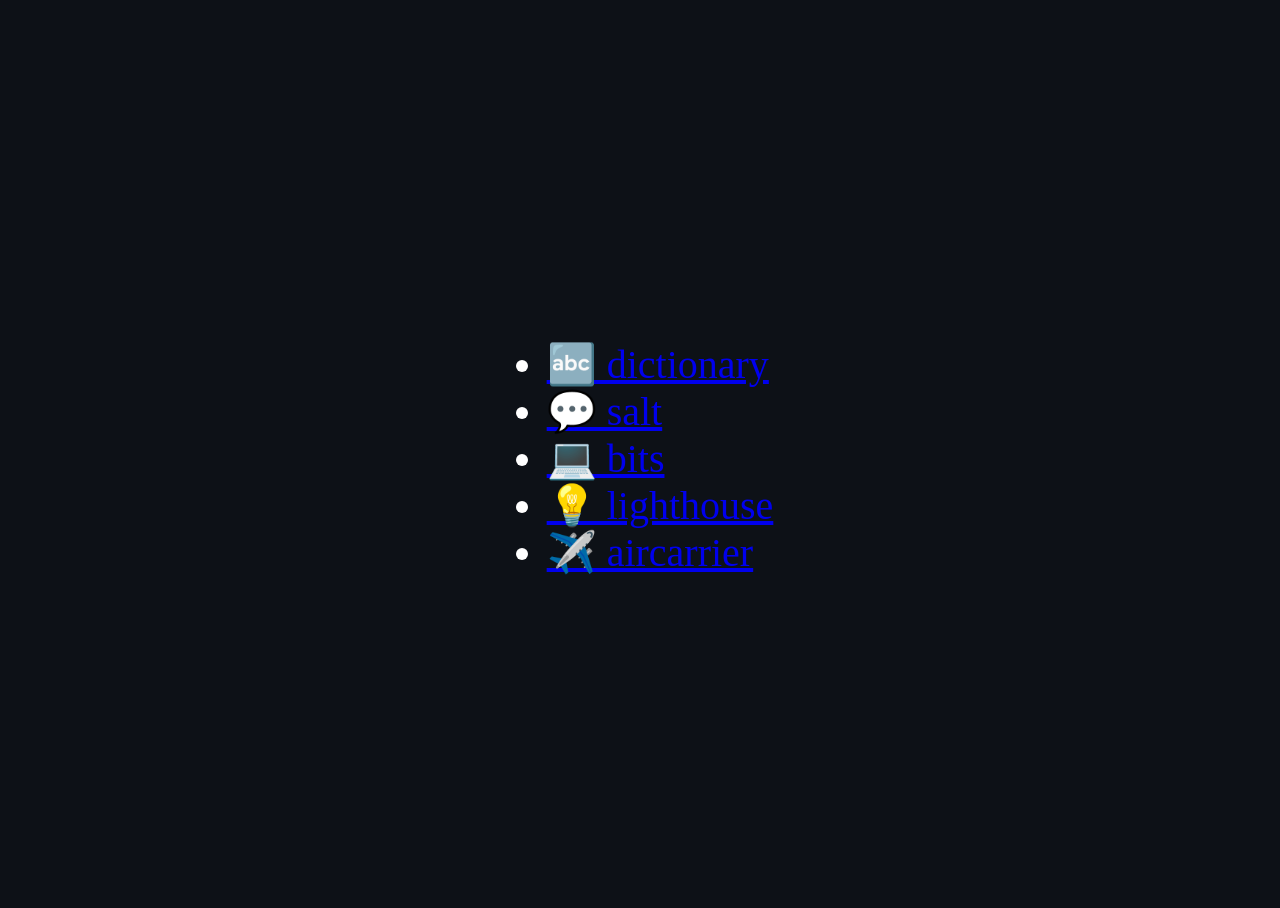
<file: index.html>
<!doctype html>
<html lang="en">
  <head>
    <meta charset="UTF-8" />
    <meta name="viewport" content="width=device-width, initial-scale=1.0" />
    <title>ld59 root</title>
    <style>
      html {
        background: #0d1117;
        color: white;
        height: 100vh;
      }

      body {
        display: flex;
        align-items: center;
        justify-content: center;
        height: inherit;
        font-size: 40px;
      }
    </style>
  </head>
  <body>
    <ul>
      <li>
        <a href="./demo-bob/">🔤 dictionary</a>
      </li>
      <li>
        <a href="./demo-salt/">💬 salt</a>
      </li>
      <li>
        <a href="./demo-bits/">💻 bits</a>
      </li>
      <li>
        <a href="./demo-lighthouse/">💡 lighthouse</a>
      </li>
      <li>
        <a href="./demo-aircarrier/">✈️ aircarrier</a>
      </li>
    </ul>
  </body>
</html>
</file>
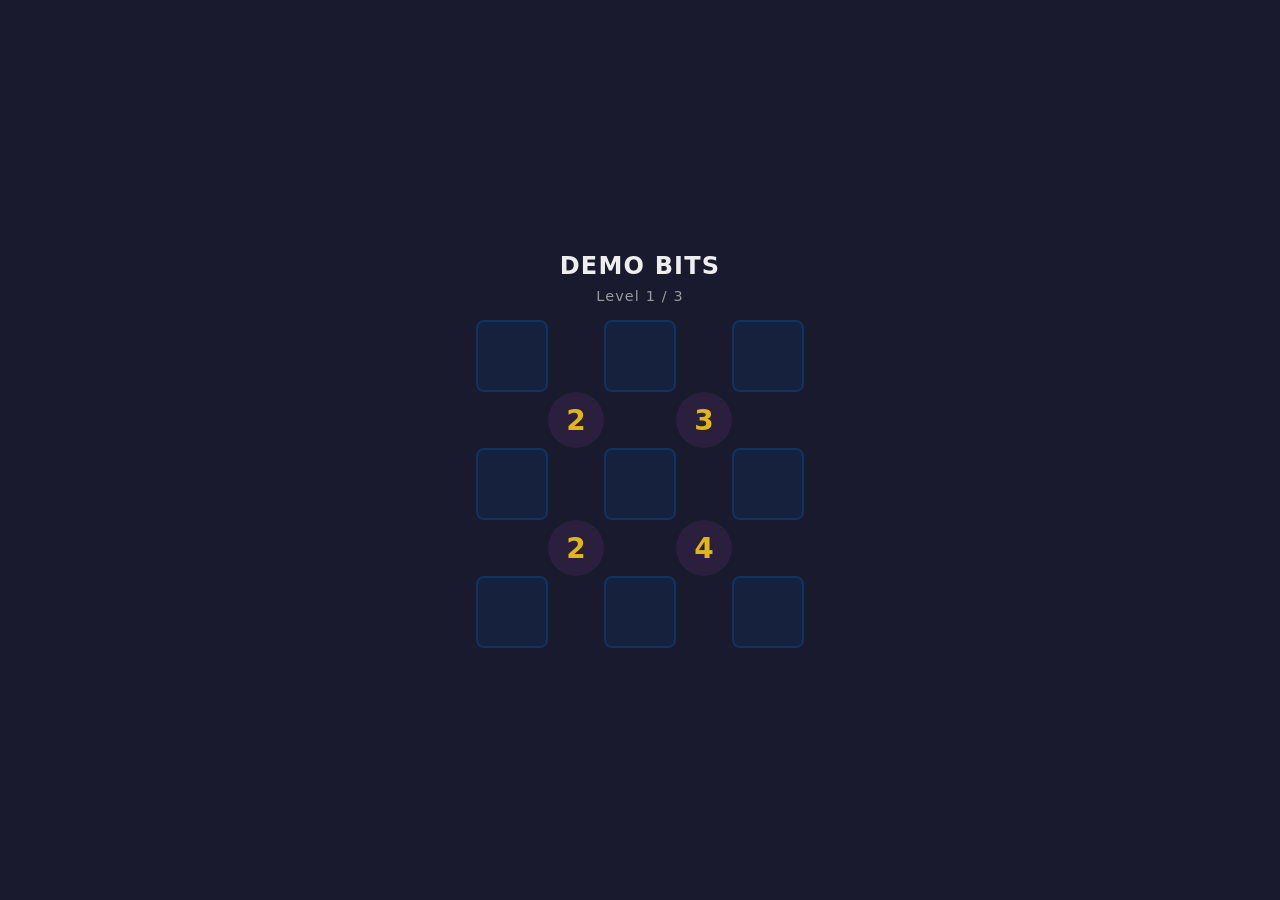
<file: demo-bits/index.html>
<!doctype html>
<html lang="en">
  <head>
    <meta charset="UTF-8" />
    <meta name="viewport" content="width=device-width, initial-scale=1.0" />
    <title>Demo Bits</title>
    <link rel="stylesheet" href="style.css" />
  </head>
  <body>
    <h1>Demo Bits</h1>
    <div id="$levelLabel" class="level-label"></div>
    <div class="grid" id="$grid"></div>
    <div id="$winMessage" class="win-message" hidden></div>

    <script src="app.js"></script>
  </body>
</html>
</file>
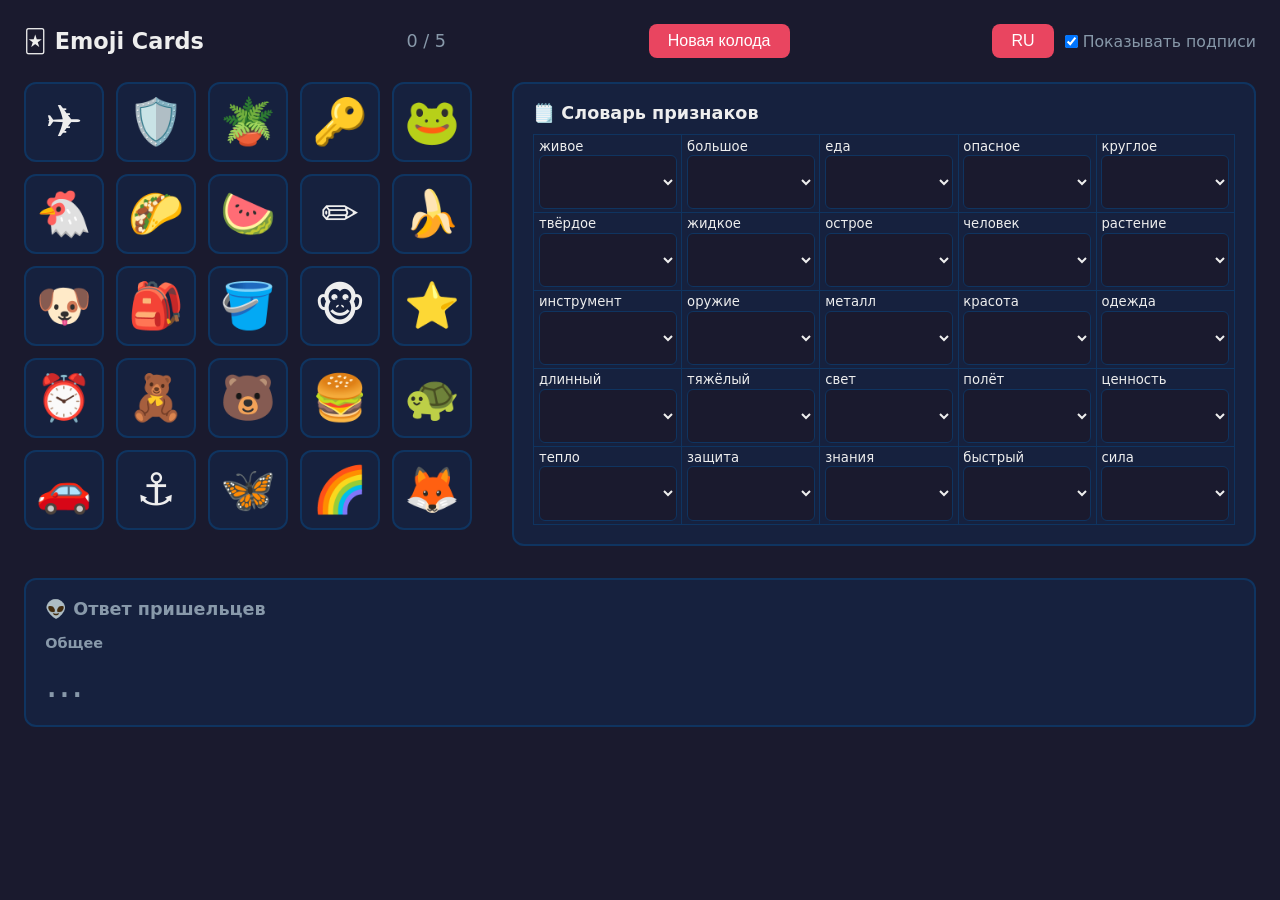
<file: demo-bob/index.html>
<!doctype html>
<html lang="ru">
  <head>
    <meta charset="UTF-8" />
    <meta name="viewport" content="width=device-width, initial-scale=1.0" />
    <title>demo bob</title>
    <link rel="stylesheet" href="style.css" />
  </head>
  <body>
    <div class="header">
      <h1>🃏 Emoji Cards</h1>
      <span id="$selectedCount" class="counter">0 / 5</span>
      <button id="$btnGenerate" class="btn">Новая колода</button>
      <div class="lang-debug-controls">
        <button id="$btnLang" class="btn" type="button">EN</button>
        <label class="debug-toggle">
          <input type="checkbox" id="$chkDebug" checked />
          <span>Показывать подписи</span>
        </label>
      </div>
    </div>

    <div class="main-flex">
      <div class="main-left">
        <div id="$cardGrid" class="card-grid"></div>
      </div>
      <div class="main-right">
        <div class="alien-dictionary-panel">
          <h2>🗒️ <span data-i18n="dict-header">Словарь признаков</span></h2>
          <table id="$dictTable" class="alien-dictionary-table">
            <tbody></tbody>
          </table>
        </div>
      </div>
    </div>

    <div class="alien-panel">
      <h2>👽 Ответ пришельцев</h2>
      <h3 class="alien-panel-subheader">Общее</h3>
      <div id="$alienResponse" class="alien-response">…</div>
      <div id="$perCardResponses" class="per-card-responses"></div>
    </div>

    <script type="module" src="js/app.js"></script>
  </body>
</html>
</file>
<file: demo-bits/style.css>
:root {
  --color-bg: #1a1a2e;
  --color-cell: #16213e;
  --color-cell-hover: #1a2744;
  --color-border: #0f3460;
  --color-zero: #5b8fb9;
  --color-one: #80b3e0;
  --color-sum: #e2b714;
  --color-sum-bg: #2a1f3d;
  --color-text: #eee;
  --size-cell: min(14vw, 72px);
  --size-sum: min(10vw, 56px);
  --duration-flip: 150ms;
}

* {
  margin: 0;
  padding: 0;
  box-sizing: border-box;
}

body {
  display: flex;
  flex-direction: column;
  align-items: center;
  justify-content: center;
  min-height: 100dvh;
  background: var(--color-bg);
  color: var(--color-text);
  font-family: system-ui, sans-serif;
}

h1 {
  margin-bottom: 8px;
  font-size: 1.5rem;
  letter-spacing: 0.05em;
  text-transform: uppercase;
}

.level-label {
  margin-bottom: 16px;
  font-size: 0.9rem;
  opacity: 0.6;
  letter-spacing: 0.08em;
}

.win-message {
  margin-top: 24px;
  padding: 12px 32px;
  font-size: 1.1rem;
  font-weight: 700;
  color: #52b788;
  background: #1b4332;
  border-radius: 8px;
  letter-spacing: 0.05em;
}

.grid {
  display: grid;
  column-gap: var(--size-sum);
  row-gap: var(--size-sum);
  position: relative;
}

.cell {
  display: flex;
  align-items: center;
  justify-content: center;
  background: var(--color-cell);
  border: 2px solid var(--color-border);
  border-radius: 8px;
  font-size: calc(var(--size-cell) * 0.5);
  font-weight: 700;
  cursor: pointer;
  user-select: none;
  transition:
    background var(--duration-flip),
    transform var(--duration-flip);

  &:hover {
    background: var(--color-cell-hover);
  }

  &:active {
    transform: scale(0.92);
  }

  &.zero {
    color: var(--color-zero);
  }

  &.one {
    color: var(--color-one);
  }
}

.sum-cell {
  position: absolute;
  width: var(--size-sum);
  height: var(--size-sum);
  display: flex;
  align-items: center;
  justify-content: center;
  background: var(--color-sum-bg);
  border-radius: 50%;
  font-size: calc(var(--size-sum) * 0.5);
  font-weight: 700;
  color: var(--color-sum);
  pointer-events: none;
  transition:
    background var(--duration-flip),
    color var(--duration-flip);

  &.correct {
    background: #1b4332;
    color: #52b788;
  }

  &.wrong {
    background: #3d1f1f;
    color: #e94560;
  }
}
</file>
<file: demo-bob/style.css>
/* ===== Layout: field + dictionary ===== */
.main-flex {
  display: flex;
  align-items: flex-start;
  gap: 2.5rem;
}
.main-left {
  flex: 0 0 auto;
}
.main-right {
  flex: 1 1 0;
  min-width: 0;
}

.alien-dictionary-panel {
  padding: 1.2rem;
  background: var(--color-surface);
  border: 2px solid var(--color-border);
  border-radius: 12px;

  h2 {
    font-size: 1.1rem;
    margin-bottom: 0.7rem;
  }
}

.alien-dictionary-table {
  width: 100%;
  border-collapse: collapse;
  font-size: 0.85rem;
}
.alien-dictionary-table th,
.alien-dictionary-table td {
  border: 1px solid var(--color-border);
  padding: 0.35rem 0.5rem;
  text-align: left;
  vertical-align: top;
  white-space: nowrap;
}
.alien-dictionary-table th {
  background: var(--color-surface-hover);
  color: var(--color-text-muted);
}
.alien-dictionary-table td select {
  width: 100%;
  font-size: 2.6rem;
  padding: 0.1rem 0.2rem;
  border-radius: 6px;
  border: 1px solid var(--color-border);
  background: var(--color-bg);
  color: var(--color-text);
}

/* ===== Design Tokens ===== */

:root {
  --color-bg: #1a1a2e;
  --color-surface: #16213e;
  --color-surface-hover: #1a2744;
  --color-border: #0f3460;
  --color-accent: #e94560;
  --color-text: #eee;
  --color-text-muted: #8899aa;
  --color-selected: #e94560;

  --size-card: clamp(56px, 12vw, 80px);
  --size-emoji: clamp(1.8rem, 4vw, 2.8rem);
  --size-gap: 12px;

  --duration-fast: 150ms;
  --duration-normal: 250ms;
}

/* ===== Reset & Base ===== */

*,
*::before,
*::after {
  box-sizing: border-box;
  margin: 0;
}

body {
  font-family:
    system-ui,
    -apple-system,
    sans-serif;
  background: var(--color-bg);
  color: var(--color-text);
  min-height: 100dvh;
  padding: 1.5rem;
}

/* ===== Layout ===== */

.header {
  display: flex;
  align-items: center;
  justify-content: space-between;
  flex-wrap: wrap;
  gap: var(--size-gap);
  margin-bottom: 1.5rem;
}

.lang-debug-controls {
  display: flex;
  align-items: center;
  gap: 0.7rem;
}

.debug-toggle {
  display: flex;
  align-items: center;
  gap: 0.3rem;
  font-size: 0.98rem;
  color: var(--color-text-muted);
}

.debug-hidden .alien-word::after,
.debug-hidden .per-card-emoji,
.debug-hidden .alien-word[data-label]::after {
  display: none !important;
}

.header h1 {
  font-size: 1.4rem;
}

.counter {
  font-size: 1.1rem;
  color: var(--color-text-muted);
}

/* ===== Button ===== */

.btn {
  background: var(--color-accent);
  color: white;
  border: none;
  border-radius: 8px;
  padding: 0.5rem 1.2rem;
  font-size: 1rem;
  cursor: pointer;
  transition: opacity var(--duration-fast);

  &:hover {
    opacity: 0.85;
  }

  &:active {
    opacity: 0.7;
  }
}

/* ===== Card Grid ===== */

.card-grid {
  display: grid;
  grid-template-columns: repeat(5, var(--size-card));
  gap: var(--size-gap);
}

/* ===== Card ===== */

.card {
  position: relative;
  aspect-ratio: 1;
  display: flex;
  align-items: center;
  justify-content: center;
  background: var(--color-surface);
  border: 2px solid var(--color-border);
  border-radius: 12px;
  cursor: pointer;
  transition:
    border-color var(--duration-normal),
    box-shadow var(--duration-normal);

  &:hover {
    background: var(--color-surface-hover);
  }

  /* скрываем нативный чекбокс */
  .card-checkbox {
    position: absolute;
    opacity: 0;
    pointer-events: none;
  }

  /* галочка */
  .card-checkmark {
    position: absolute;
    top: 6px;
    right: 8px;
    font-size: 1.4rem;
    color: var(--color-selected);
    opacity: 0;
    transition: opacity var(--duration-fast);
  }

  /* выбранная карта */
  &:has(.card-checkbox:checked) {
    border-color: var(--color-selected);
    box-shadow: 0 0 12px
      color-mix(in srgb, var(--color-selected) 40%, transparent);

    .card-checkmark {
      opacity: 1;
    }
  }
}

/* ===== Emoji Item ===== */

.emoji-item {
  font-size: var(--size-emoji);
  line-height: 1;
  user-select: none;
}

/* ===== Alien Panel ===== */

.alien-panel {
  margin-top: 2rem;
  padding: 1.2rem;
  background: var(--color-surface);
  border: 2px solid var(--color-border);
  border-radius: 12px;

  h2 {
    font-size: 1.1rem;
    margin-bottom: 0.6rem;
    color: var(--color-text-muted);
  }
}

.alien-panel-subheader {
  font-size: 0.9rem;
  color: var(--color-text-muted);
  margin-top: 1rem;
  margin-bottom: 0.4rem;
}

/* ===== Per-card Responses ===== */

.per-card-responses {
  display: flex;
  flex-direction: column;
  gap: 0.5rem;
}

.per-card-row {
  display: flex;
  align-items: flex-start;
  gap: 0.8rem;
}

.per-card-emoji {
  font-size: 1.8rem;
  line-height: 1;
  flex-shrink: 0;

  align-self: center;

  padding: 5px;
  border: 1px solid;
  border-radius: 10px;
  border-color: var(--color-selected);

  text-align: center;
}

.alien-response {
  font-size: 2.4rem;
  min-height: 3rem;
  display: flex;
  flex-wrap: wrap;
  align-items: flex-end;
  gap: 0.6rem;
  color: var(--color-text-muted);
  transition: color var(--duration-normal);

  &.active {
    color: var(--color-text);
  }
}

.alien-word {
  position: relative;
  display: flex;
  flex-direction: column;
  align-items: center;
  gap: 2px;

  &::after {
    content: attr(data-label);
    font-size: 0.65rem;
    color: var(--color-text-muted);
    text-transform: uppercase;
    letter-spacing: 0.05em;
  }

  &.negated {
    opacity: 0.8;

    &::before {
      content: '╳';
      position: absolute;
      color: red;
    }
  }
}
</file>
